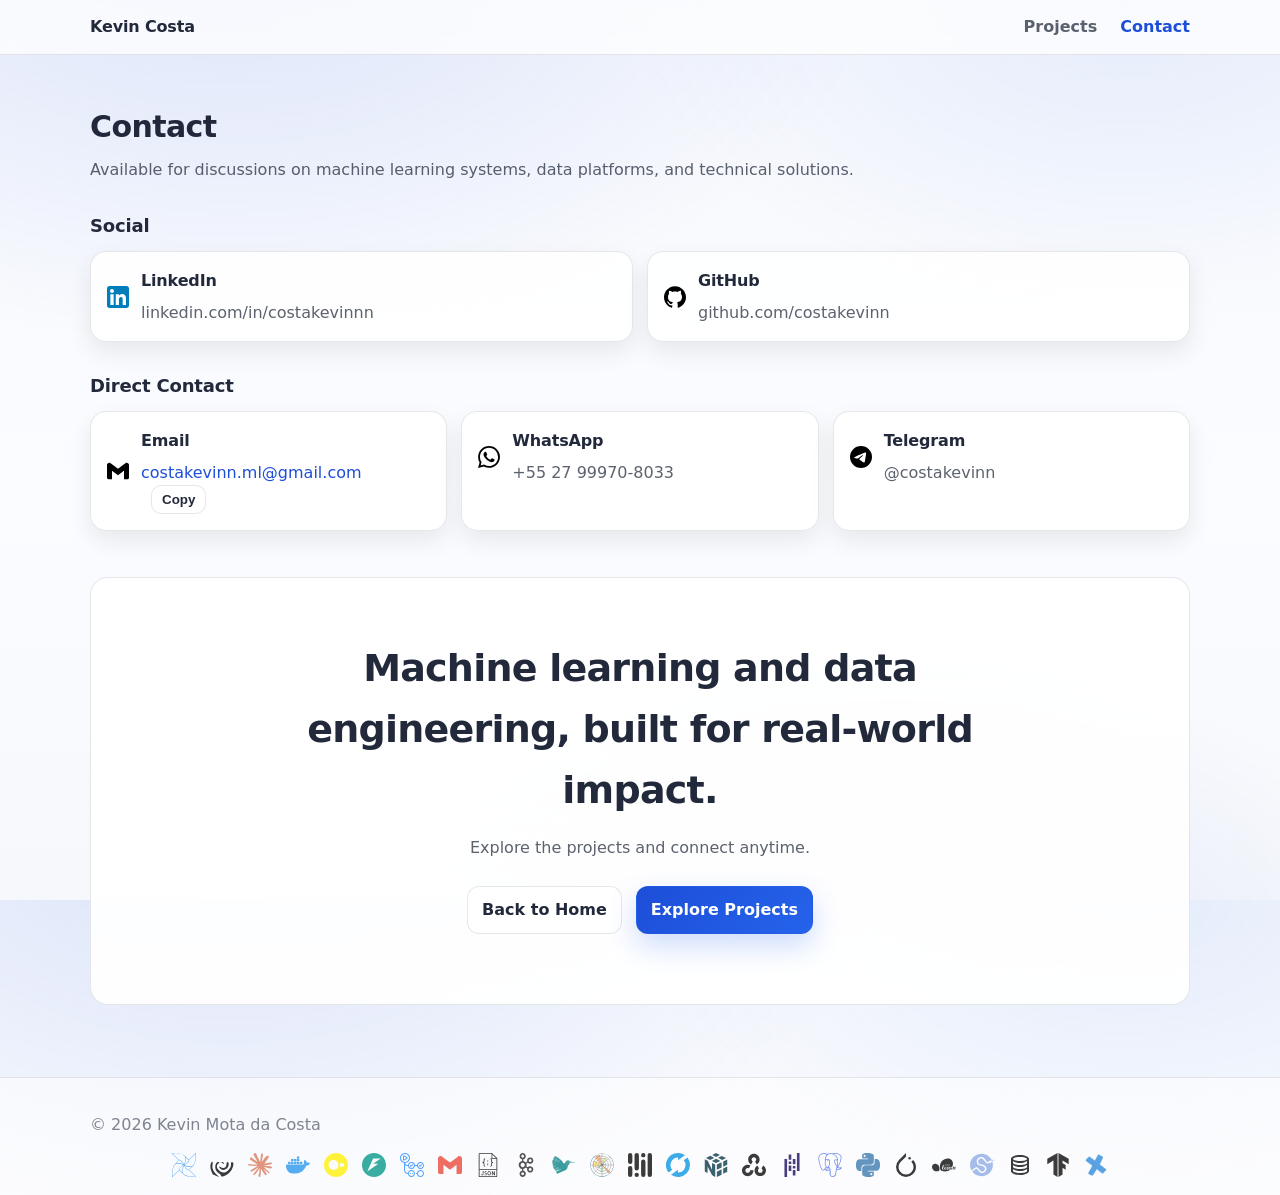
<file: pages/contact.html>
<!DOCTYPE html>
<html lang="en">
<head>
  <meta charset="UTF-8" />
  <meta name="viewport" content="width=device-width, initial-scale=1.0" />
  <meta name="description" content="Contact Kevin Mota da Costa — Machine Learning & Data Professional." />
  <title>Contact | Kevin Costa</title>

  <link rel="icon" type="image/png" href="/assets/img/favicon.png">
  <link rel="apple-touch-icon" href="/assets/img/favicon.png">


  <link rel="stylesheet" href="/config.css" />
  <link rel="stylesheet" href="/style.css" />
  <script src="/script.js" defer></script>
</head>
<body>

  <header class="navbar">
    <div class="nav-container">
      <a href="/" class="logo">Kevin Costa</a>

      <nav class="nav-links">
        <a href="/pages/projects.html">Projects</a>
        <a class="active" href="/pages/contact.html">Contact</a>
      </nav>
    </div>
  </header>

  <main class="container page">

    <div class="page-head">
      <h1 class="section-title">Contact</h1>
      <p class="section-subtitle">
        Available for discussions on machine learning systems, data platforms, and technical solutions.
      </p>
    </div>

    <!-- SOCIAL -->
    <section class="contact-section">
      <h2 class="section-subtitle-title">Social</h2>

      <div class="contact-grid">
        <a class="card card-link" href="https://www.linkedin.com/in/costakevinnn/" target="_blank" rel="noopener noreferrer">
          <div class="card-row">
            <img class="social-icon lg" src="/assets/icons/social/linkedin.svg" alt="LinkedIn">
            <div>
              <h3 class="card-title">LinkedIn</h3>
              <p class="card-text">linkedin.com/in/costakevinnn</p>
            </div>
          </div>
        </a>

        <a class="card card-link" href="https://github.com/costakevinn" target="_blank" rel="noopener noreferrer">
          <div class="card-row">
            <img class="social-icon lg" src="/assets/icons/social/github.svg" alt="GitHub">
            <div>
              <h3 class="card-title">GitHub</h3>
              <p class="card-text">github.com/costakevinn</p>
            </div>
          </div>
        </a>
      </div>
    </section>

    <!-- DIRECT CONTACT -->
    <section class="contact-section">
      <h2 class="section-subtitle-title">Direct Contact</h2>

      <div class="contact-grid">

        <div class="card">
          <div class="card-row">
            <img class="social-icon lg" src="/assets/icons/social/gmail.svg" alt="Email">
            <div>
              <h3 class="card-title">Email</h3>
              <p class="card-text">
                <a href="mailto:costakevinn.ml@gmail.com?subject=Professional%20Inquiry&body=Hello%20Kevin,%0A%0AI%20recently%20came%20across%20your%20portfolio%20and%20would%20appreciate%20the%20opportunity%20to%20connect%20regarding%20potential%20collaboration%20or%20professional%20opportunities.%0A%0ABest%20regards,">
  costakevinn.ml@gmail.com
</a>
                <button class="copy-inline" type="button" data-copy="costakevinn.ml@gmail.com" aria-label="Copy email to clipboard">Copy</button>
              </p>
            </div>
          </div>
        </div>

        <a class="card card-link"
   href="https://wa.me/5527999708033?text=Hi%20Kevin,%20I%20came%20across%20your%20portfolio%20and%20would%20like%20to%20reach%20out."
   target="_blank"
   rel="noopener noreferrer">
          <div class="card-row">
            <img class="social-icon lg" src="/assets/icons/social/whatsapp.svg" alt="WhatsApp">
            <div>
              <h3 class="card-title">WhatsApp</h3>
              <p class="card-text">+55 27 99970-8033</p>
            </div>
          </div>
        </a>

        <a class="card card-link"
   href="https://t.me/costakevinn?text=Hi%20Kevin,%20I%20came%20across%20your%20portfolio%20and%20would%20like%20to%20reach%20out."
   target="_blank"
   rel="noopener noreferrer">
          <div class="card-row">
            <img class="social-icon lg" src="/assets/icons/social/telegram.svg" alt="Telegram">
            <div>
              <h3 class="card-title">Telegram</h3>
              <p class="card-text">@costakevinn</p>
            </div>
          </div>
        </a>

      </div>
    </section>

    <!-- CTA -->
    <section class="closing-section closing-section--compact">
      <div class="closing-container">
        <h2 class="closing-title">Machine learning and data engineering, built for real-world impact.</h2>

        <p class="closing-text">
          Explore the projects and connect anytime.
        </p>

        <div class="closing-actions">
          <a href="/" class="btn btn-secondary">Back to Home</a>
          <a href="/pages/projects.html" class="btn btn-primary">Explore Projects</a>
        </div>
      </div>
    </section>

  </main>

  <footer class="footer">
    <div class="container">
      <p>© <span id="year"></span> Kevin Mota da Costa</p>
      <div id="global-tech-stack" class="footer-tech-stack" aria-label="Tech stack"></div>
    </div>
  </footer>

</body>
</html>
</file>
<file: config.css>
/* config.css
   Design tokens (colors, effects, shadows, radii)
*/

:root{
  /* Base */
  --bg: #f7f8fc;
  --bg-2: #fbfcff;
  --panel: #ffffff;

  /* Text */
  --text: rgba(15, 23, 42, 0.92);
  --muted: rgba(15, 23, 42, 0.68);
  --muted-2: rgba(15, 23, 42, 0.52);

  /* Brand */
  --brand: #1d4ed8;     /* blue-700 */
  --brand-2: #2563eb;   /* blue-600 */

  /* Borders */
  --border: rgba(15, 23, 42, 0.10);
  --border-strong: rgba(15, 23, 42, 0.16);
  --border-soft: rgba(15, 23, 42, 0.06);
  --tag-border: rgba(15, 23, 42, 0.12);
  --tech-border: rgba(15, 23, 42, 0.14);

  /* Surfaces (glass) */
  --surface-home: rgba(255, 255, 255, 0.60);
  --surface-navbar: rgba(255, 255, 255, 0.75);
  --surface-card: rgba(255, 255, 255, 0.86);
  --surface-pill: rgba(255, 255, 255, 0.88);
  --surface-pill-hover: rgba(255, 255, 255, 0.96);

  --surface-btn-secondary: rgba(255, 255, 255, 0.85);
  --surface-btn-secondary-hover: rgba(255, 255, 255, 0.95);

  --surface-btn-ghost: rgba(255, 255, 255, 0.75);
  --surface-btn-ghost-hover: rgba(255, 255, 255, 0.95);

  --surface-chip: rgba(255, 255, 255, 0.65);
  --surface-chip-hover: rgba(255, 255, 255, 0.92);

  --surface-tag: rgba(255, 255, 255, 0.70);
  --surface-tech-pill: rgba(255, 255, 255, 0.72);

  --surface-footer: rgba(255, 255, 255, 0.55);
  --surface-closing-a: rgba(255, 255, 255, 0.85);
  --surface-closing-b: rgba(255, 255, 255, 0.95);

  /* Brand-tinted surfaces */
  --surface-viewall-bg: rgba(37, 99, 235, 0.06);
  --surface-viewall-bg-hover: rgba(37, 99, 235, 0.10);
  --surface-viewall-border: rgba(37, 99, 235, 0.18);
  --surface-viewall-border-hover: rgba(37, 99, 235, 0.26);

  --chip-active-bg: rgba(37, 99, 235, 0.10);
  --chip-active-border: rgba(37, 99, 235, 0.22);

  /* Effects */
  --blur-6: blur(6px);
  --blur-10: blur(10px);

  /* Shadows */
  --shadow: 0 18px 50px rgba(2, 6, 23, 0.10);
  --shadow-soft: 0 10px 24px rgba(2, 6, 23, 0.08);
  --shadow-float: 0 12px 28px rgba(2, 6, 23, 0.10);

  /* Brand shadows */
  --shadow-brand: 0 12px 28px rgba(37, 99, 235, 0.22);
  --shadow-brand-hover: 0 16px 34px rgba(37, 99, 235, 0.28);
  --shadow-profile: 0 20px 50px rgba(37, 99, 235, 0.18);

  /* Rings */
  --ring: 0 0 0 4px rgba(37, 99, 235, 0.18);

  /* Gradients / background glows */
  --glow-1: rgba(37, 99, 235, 0.14);
  --glow-2: rgba(59, 130, 246, 0.10);
  --glow-3: rgba(29, 78, 216, 0.10);

  /* Buttons */
  --btn-primary-border: rgba(37, 99, 235, 0.35);

  /* Carousel arrows */
  --carousel-arrow-bg: rgba(255, 255, 255, 0.90);
  --carousel-arrow-bg-hover: rgba(255, 255, 255, 0.98);
  --carousel-arrow-text: rgba(15, 23, 42, 0.78);
  --carousel-arrow-border-hover: var(--brand);
  --carousel-arrow-color-hover: var(--brand);
  --carousel-arrow-ring-hover: 0 0 0 3px rgba(37, 99, 235, 0.15);

  /* Copy states */
  --copy-dot: rgba(15, 23, 42, 0.25);

  --success-border: rgba(22, 163, 74, 0.30);
  --success-bg: rgba(22, 163, 74, 0.08);
  --success-text: rgba(22, 163, 74, 0.95);
  --success-dot: rgba(22, 163, 74, 0.85);

  /* Misc */
  --tech-icon-opacity: 0.92;
  --tech-icon-opacity-hover: 1;

  --footer-tech-opacity: 0.9;
  --footer-tech-icon-opacity: 0.85;
  --footer-tech-icon-opacity-hover: 1;

  /* Radius */
  --radius-10: 10px;
  --radius-12: 12px;
  --radius-16: 16px;
  --radius-18: 18px;
  --radius-pill: 999px;

  /* Profile */
  --profile-border: rgba(37, 99, 235, 0.18);
}
</file>
<file: style.css>
/* style.css
   Layout + components (NO raw colors here)
*/

*{ box-sizing: border-box; }
html, body{ height: 100%; }

body{
  margin: 0;
  font-family: ui-sans-serif, system-ui, -apple-system, Segoe UI, Roboto, Helvetica, Arial;
  color: var(--text);
  line-height: 1.6;

  background:
    radial-gradient(1100px 700px at 18% -8%, var(--glow-1), transparent 60%),
    radial-gradient(900px 560px at 88% 0%, var(--glow-2), transparent 55%),
    radial-gradient(900px 560px at 70% 110%, var(--glow-3), transparent 60%),
    linear-gradient(180deg, var(--bg), var(--bg-2) 55%, var(--bg) 100%);
}

.home{
  max-width: 1200px;
  margin: 0 auto;
  background: var(--surface-home);
  backdrop-filter: var(--blur-6);
  border-left: 1px solid var(--border-soft);
  border-right: 1px solid var(--border-soft);
}

a{ color: var(--brand); text-decoration: none; }
a:hover{ color: var(--brand-2); }

.container{
  width: min(1100px, calc(100% - 40px));
  margin: 0 auto;
}

.page{ padding: 48px 0 72px; }

/* Navbar */
.navbar{
  position: sticky;
  top: 0;
  z-index: 50;
  background: var(--surface-navbar);
  backdrop-filter: var(--blur-10);
  border-bottom: 1px solid var(--border);
}

.nav-container{
  width: min(1100px, calc(100% - 40px));
  margin: 0 auto;
  display: flex;
  align-items: center;
  justify-content: space-between;
  padding: 14px 0;
}

.logo{
  font-weight: 750;
  letter-spacing: -0.01em;
  color: var(--text);
}

.logo.active{
  color: var(--brand);
}

.nav-links a{
  margin-left: 18px;
  color: var(--muted);
  font-weight: 650;
}
.nav-links a:hover{ color: var(--brand-2); }
.nav-links a.active{ color: var(--brand); }

/* Buttons */
.btn{
  display: inline-flex;
  align-items: center;
  justify-content: center;
  padding: 10px 14px;
  border-radius: var(--radius-12);
  border: 1px solid var(--border);
  font-weight: 700;
  transition: transform .12s ease, background .12s ease, border-color .12s ease, box-shadow .12s ease;
  cursor: pointer;
}

.btn:hover{ transform: translateY(-1px); }
.btn:focus{ outline: none; box-shadow: var(--ring); }

.btn-primary{
  background: linear-gradient(135deg, var(--brand), var(--brand-2));
  border-color: var(--btn-primary-border);
  color: var(--panel);
  box-shadow: var(--shadow-brand);
}
.btn-primary:hover{ box-shadow: var(--shadow-brand-hover); }

.btn-secondary{
  background: var(--surface-btn-secondary);
  color: var(--text);
}
.btn-secondary:hover{
  border-color: var(--border-strong);
  background: var(--surface-btn-secondary-hover);
}

.btn-ghost{
  background: var(--surface-btn-ghost);
  color: var(--text);
}
.btn-ghost:hover{
  background: var(--surface-btn-ghost-hover);
  border-color: var(--border-strong);
}

/* Page headers */
.page-head{ margin-bottom: 18px; }

.section-title{
  margin: 0 0 6px;
  font-size: 30px;
  letter-spacing: -0.02em;
}

.section-subtitle{
  margin: 0;
  color: var(--muted);
  max-width: 85ch;
}

/* Home hero */
.hero-profile{
  display: flex;
  align-items: center;
  justify-content: center;
  padding: 70px 0 30px;
}

.profile-container{
  display: flex;
  align-items: center;
  gap: 46px;
  flex-wrap: wrap;
  justify-content: center;
}

.profile-image-wrapper{
  width: 220px;
  height: 220px;
  border-radius: 50%;
  overflow: hidden;
  border: 4px solid var(--profile-border);
  box-shadow: var(--shadow-profile);
}

.profile-image{
  width: 100%;
  height: 100%;
  object-fit: cover;
}

.profile-info{ max-width: 520px; }

.profile-name{
  margin: 0;
  font-size: clamp(36px, 5vw, 52px);
  letter-spacing: -0.03em;
}

.profile-role{
  margin: 10px 0 4px;
  font-size: 18px;
  font-weight: 650;
  color: var(--muted);
}

.profile-location{
  margin: 0 0 16px;
  font-size: 15px;
  color: var(--muted-2);
}

/* Social pills */
.social-row{
  display: flex;
  gap: 10px;
  flex-wrap: wrap;
  margin-top: 14px;
}

.social-pill{
  display: inline-flex;
  align-items: center;
  gap: 8px;
  padding: 9px 12px;
  border-radius: var(--radius-pill);
  border: 1px solid var(--border);
  background: var(--surface-pill);
  color: var(--text);
  font-weight: 700;
  transition: transform .12s ease, border-color .12s ease, background .12s ease;
}

.social-pill:hover{
  transform: translateY(-1px);
  border-color: var(--border-strong);
  background: var(--surface-pill-hover);
}

.social-icon{
  width: 18px;
  height: 18px;
  display: inline-block;
}

.social-icon.lg{
  width: 22px;
  height: 22px;
}

/* Copy pill */
.copy-pill{ cursor: pointer; }

.copy-pill .copy-dot{
  width: 8px;
  height: 8px;
  border-radius: var(--radius-pill);
  background: var(--copy-dot);
}

.copy-pill.is-copied{
  border-color: var(--success-border);
  background: var(--success-bg);
}
.copy-pill.is-copied .copy-dot{ background: var(--success-dot); }

/* Home sections */
.home { padding-bottom: 24px; }

.home-section{ padding: 10px 0 72px; }

.home-section-head{
  display: flex;
  align-items: flex-end;
  justify-content: space-between;
  gap: 14px;
  margin-bottom: 16px;
}

.home-section-title{
  margin: 0 0 6px;
  font-size: 22px;
  letter-spacing: -0.02em;
}

.home-section-subtitle{
  margin: 0;
  color: var(--muted);
  max-width: 85ch;
}

.view-all{
  font-weight: 800;
  color: var(--brand);
  padding: 8px 10px;
  border-radius: var(--radius-10);
  border: 1px solid var(--surface-viewall-border);
  background: var(--surface-viewall-bg);
  transition: transform .12s ease, background .12s ease, border-color .12s ease;
}
.view-all:hover{
  transform: translateY(-1px);
  background: var(--surface-viewall-bg-hover);
  border-color: var(--surface-viewall-border-hover);
}

/* Carousel */
.carousel{ position: relative; }

.carousel-viewport{
  display: flex;
  gap: 16px;
  overflow-x: auto;
  overflow-y: hidden;
  scroll-snap-type: x mandatory;
  scroll-behavior: smooth;
  padding: 10px 72px 14px;
  scrollbar-width: none;
  position: relative;
  z-index: 1;
}
.carousel-viewport::-webkit-scrollbar{ display: none; }

.carousel-card{
  flex: 0 0 420px;
  scroll-snap-align: center;

  border: 1px solid var(--border);
  background: var(--surface-card);
  border-radius: var(--radius-16);
  overflow: hidden;
  box-shadow: var(--shadow-soft);
  transition: transform .14s ease, border-color .14s ease, box-shadow .14s ease;
}
.carousel-card:hover{
  transform: translateY(-2px);
  border-color: var(--border-strong);
  box-shadow: var(--shadow);
}

/* Carousel arrows */
.carousel-btn{
  position: absolute;
  top: 45%;
  transform: translateY(-50%);
  width: 42px;
  height: 42px;
  border-radius: var(--radius-pill);
  border: 1px solid var(--border);
  background: var(--carousel-arrow-bg);
  box-shadow: var(--shadow-float);
  cursor: pointer;
  font-size: 26px;
  line-height: 1;
  color: var(--carousel-arrow-text);
  display: grid;
  place-items: center;
  transition: transform .12s ease, border-color .12s ease, background .12s ease;
  z-index: 10;
}
.carousel-btn:hover{
  transform: translateY(-50%) scale(1.05);
  border-color: var(--carousel-arrow-border-hover);
  color: var(--carousel-arrow-color-hover);
  box-shadow: var(--shadow-float), var(--carousel-arrow-ring-hover);
}
.carousel-btn.left{ left: 10px; }
.carousel-btn.right{ right: 10px; }

.carousel-btn:disabled{
  opacity: 0.35;
  cursor: not-allowed;
  transform: translateY(-50%);
  box-shadow: none;
}

/* Projects grid page */
.projects-grid{
  display: grid;
  grid-template-columns: repeat(auto-fit, minmax(320px, 1fr));
  gap: 18px;
}

/* Projects card */
.project-card{
  border: 1px solid var(--border);
  background: var(--surface-card);
  border-radius: var(--radius-16);
  overflow: hidden;
  box-shadow: var(--shadow-soft);
  transition: transform .14s ease, border-color .14s ease, box-shadow .14s ease;
}
.project-card:hover{
  transform: translateY(-2px);
  border-color: var(--border-strong);
  box-shadow: var(--shadow);
}

.project-cover{
  display: block;
  border-bottom: 1px solid var(--border);
}

.project-cover-img{
  width: 100%;
  height: 170px;
  object-fit: cover;
  display: block;
}

.project-body{ padding: 14px 14px 16px; }

.project-head{
  display: flex;
  align-items: baseline;
  justify-content: space-between;
  gap: 10px;
}

.project-title{
  margin: 0;
  font-size: 18px;
  letter-spacing: -0.01em;
}

.tag{
  font-size: 12px;
  padding: 3px 8px;
  border-radius: var(--radius-pill);
  border: 1px solid var(--tag-border);
  color: var(--muted);
  background: var(--surface-tag);
}

.project-desc{
  margin: 10px 0 0;
  color: var(--muted);
  font-size: 14px;
}

.project-techs{
  display: flex;
  flex-wrap: wrap;
  gap: 10px;
  margin-top: 12px;
  align-items: center;
}


/* =========================
   Project skills (Projects page only)
========================= */

.project-skills{
  margin-top: 12px;
  padding-top: 10px;
  border-top: 1px solid var(--border);
}

.skills-label{
  font-size: 11px;
  letter-spacing: 0.08em;
  text-transform: uppercase;
  color: var(--muted-2);
  margin-bottom: 8px;
  font-weight: 800;
}

.skills-row{
  display: flex;
  flex-wrap: wrap;
  gap: 8px;
}

/* Skills MUST look different from tech pills/icons */
.skill-pill{
  font-size: 12px;
  padding: 6px 10px;
  border-radius: var(--radius-pill);
  border: 1px dashed var(--tech-border);
  background: var(--surface-chip);
  color: var(--muted); /* <- muda de text pra muted */
  font-weight: 700;   /* <- um pouco menos pesado */
}

.tech-icon{
  width: 22px;
  height: 22px;
  display: inline-block;
  opacity: var(--tech-icon-opacity);
  transition: opacity .12s ease, transform .12s ease;
}
.tech-icon:hover{
  opacity: var(--tech-icon-opacity-hover);
  transform: translateY(-1px);
}

.tech-pill{
  font-size: 12px;
  padding: 5px 9px;
  border-radius: var(--radius-pill);
  border: 1px solid var(--tech-border);
  color: var(--muted);
  background: var(--surface-tech-pill);
}

.project-actions{
  margin-top: 14px;
  display: flex;
  gap: 10px;
}

/* Filters */
.filters{
  display: flex;
  gap: 10px;
  flex-wrap: wrap;
  margin: 18px 0 22px;
}

.chip{
  padding: 8px 12px;
  border-radius: var(--radius-pill);
  border: 1px solid var(--border);
  background: var(--surface-chip);
  color: var(--muted);
  cursor: pointer;
  font-weight: 750;
  transition: transform .12s ease, background .12s ease, border-color .12s ease;
}
.chip:hover{
  transform: translateY(-1px);
  color: var(--text);
  border-color: var(--border-strong);
  background: var(--surface-chip-hover);
}
.chip.active{
  color: var(--brand);
  background: var(--chip-active-bg);
  border-color: var(--chip-active-border);
}

/* Contact */
.contact-section{ margin-top: 30px; }

.section-subtitle-title{
  margin: 14px 0 10px;
  font-size: 18px;
  color: var(--text);
  letter-spacing: -0.01em;
}

.contact-grid{
  display: grid;
  grid-template-columns: repeat(auto-fit, minmax(240px, 1fr));
  gap: 14px;
  margin-top: 10px;
}

.card{
  border: 1px solid var(--border);
  background: var(--surface-card);
  border-radius: var(--radius-16);
  padding: 16px;
  box-shadow: var(--shadow-soft);
}

.card-link{
  color: inherit;
  transition: transform .14s ease, border-color .14s ease, box-shadow .14s ease;
}
.card-link:hover{
  transform: translateY(-2px);
  border-color: var(--border-strong);
  box-shadow: var(--shadow);
}

.card-row{
  display: flex;
  align-items: center;
  gap: 12px;
}

.card-title{
  margin: 0 0 6px;
  font-size: 16px;
  letter-spacing: -0.01em;
}

.card-text{
  margin: 0;
  color: var(--muted);
}

/* Copy inline button */
.copy-inline{
  margin-left: 10px;
  border: 1px solid var(--border);
  background: var(--surface-btn-ghost);
  padding: 6px 10px;
  border-radius: var(--radius-10);
  font-weight: 750;
  cursor: pointer;
  color: var(--text);
  transition: transform .12s ease, background .12s ease, border-color .12s ease;
}
.copy-inline:hover{
  transform: translateY(-1px);
  background: var(--surface-btn-ghost-hover);
  border-color: var(--border-strong);
}
.copy-inline.is-copied{
  border-color: var(--success-border);
  background: var(--success-bg);
  color: var(--success-text);
}

/* Closing section */
.closing-section{
  padding: 90px 20px 110px;
  text-align: center;
  background: linear-gradient(180deg, var(--surface-closing-a) 0%, var(--surface-closing-b) 100%);
  border-top: 1px solid var(--border);
}

.closing-container{
  max-width: 800px;
  margin: 0 auto;
}

.closing-title{
  margin: 0 0 14px;
  font-size: clamp(28px, 4vw, 38px);
  letter-spacing: -0.02em;
}

.closing-text{
  margin: 0 0 26px;
  color: var(--muted);
  font-size: 16px;
  max-width: 65ch;
  margin-left: auto;
  margin-right: auto;
}

.closing-actions{
  display: flex;
  gap: 14px;
  justify-content: center;
  flex-wrap: wrap;
}

/* Compact closing for inner pages */
.closing-section--compact{
  margin-top: 46px;
  padding: 60px 20px 70px;
  border-radius: var(--radius-18);
  border: 1px solid var(--border);
}

/* Footer */
.footer{
  border-top: 1px solid var(--border);
  padding: 18px 0;
  color: var(--muted-2);
  background: var(--surface-footer);
}

/* Responsive */
@media (max-width: 900px){
  .carousel-card{ flex-basis: 360px; }
  .carousel-viewport{ padding-left: 52px; padding-right: 52px; }
}
@media (max-width: 768px){
  .profile-container{ flex-direction: column; text-align: center; }
  .profile-info{ text-align: center; }
}
@media (max-width: 520px){
  .carousel-card{ flex-basis: 300px; }
  .carousel-viewport{ padding-left: 42px; padding-right: 42px; }
}

/* =========================
   Footer global tech stack
========================= */
.footer-tech-stack{
  display: flex;
  justify-content: center;
  align-items: center;
  flex-wrap: wrap;
  gap: 14px;
  margin-top: 10px;
  opacity: var(--footer-tech-opacity);
}

.footer-tech-icon{
  width: 24px;
  height: 24px;
  display: inline-block;
  opacity: var(--footer-tech-icon-opacity);
  cursor: pointer;
  transition: transform .18s ease, opacity .18s ease;
}
.footer-tech-icon:hover{
  transform: scale(1.15);
  opacity: var(--footer-tech-icon-opacity-hover);
}

.footer-tech-icon img{
  width: 100%;
  height: 100%;
  display: block;
}

/* =========================
   Page transitions
========================= */
/* =========================
   Page transitions
========================= */
/* Page transitions */
body{
  opacity: 0;
  transition: opacity .03s linear;
}
body.is-enter{ opacity: 1; }
body.is-exit{ opacity: 0; }



/* =========================
   Mobile polish
========================= */

/* Better tap / scroll behavior */
html{
  -webkit-text-size-adjust: 100%;
  scroll-behavior: smooth;
}

a, button{
  -webkit-tap-highlight-color: transparent;
}

/* Prevent accidental horizontal overflow */
body{
  overflow-x: hidden;
}

/* Better focus for keyboard users (mobile + desktop) */
:focus-visible{
  outline: none;
  box-shadow: var(--ring);
  border-radius: var(--radius-10);
}

/* Carousel: nicer touch scrolling */
.carousel-viewport{
  -webkit-overflow-scrolling: touch;
  scroll-snap-stop: always;
  scroll-padding-left: 72px;
  scroll-padding-right: 72px;
}

/* =========================
   Responsive adjustments
========================= */

/* Tablet-ish */
@media (max-width: 900px){
  .page{ padding: 36px 0 56px; }

  .nav-container{
    padding: 12px 0;
  }

  .hero-profile{
    padding: 56px 0 22px;
  }
}

/* Mobile */
@media (max-width: 640px){
  .container{
    width: min(1100px, calc(100% - 28px));
  }

  .page{ padding: 28px 0 44px; }

  /* Navbar: compact but readable */
  .nav-container{
    padding: 10px 0;
    gap: 12px;
  }

  .logo{
    font-size: 15px;
  }

  .nav-links a{
    margin-left: 12px;
    font-weight: 700;
    padding: 10px 8px;      /* bigger tap area */
    border-radius: var(--radius-10);
  }

  /* Hero: tighter + centered */
  .hero-profile{
    padding: 46px 0 18px;
  }

  .profile-container{
    gap: 22px;
  }

  .profile-image-wrapper{
    width: 170px;
    height: 170px;
  }

  .profile-name{
    font-size: clamp(30px, 8vw, 40px);
  }

  .profile-role{
    font-size: 16px;
  }

  .profile-location{
    font-size: 14px;
  }

  /* Social pills: full-width feel, easier taps */
  .social-row{
    gap: 10px;
    justify-content: center;
  }

  .social-pill{
    padding: 10px 12px;
  }

  /* Sections */
  .home-section{
    padding: 6px 0 54px;
  }

  .home-section-head{
    align-items: flex-start;
    flex-direction: column;
    gap: 10px;
  }

  .view-all{
    align-self: flex-start;
  }

  /* Carousel: more “mobile-first” */
  .carousel-viewport{
    padding: 10px 18px 14px; /* less side padding */
    scroll-padding-left: 18px;
    scroll-padding-right: 18px;
  }

  .carousel-card{
    flex-basis: 86%;
    scroll-snap-align: start; /* feels better on mobile */
  }

  /* Hide arrows on mobile (swipe is enough) */
  .carousel-btn{
    display: none;
  }

  /* Projects grid: one column */
  .projects-grid{
    grid-template-columns: 1fr;
  }

  .project-cover-img{
    height: 160px;
  }

  /* Buttons: better tap size */
  .btn{
    padding: 12px 14px;
  }

  /* Closing: tighter */
  .closing-section{
    padding: 60px 16px 72px;
  }
}

/* Small phones */
@media (max-width: 380px){
  .profile-image-wrapper{
    width: 150px;
    height: 150px;
  }

  .carousel-card{
    flex-basis: 92%;
  }
}

/* Respect reduced motion */
@media (prefers-reduced-motion: reduce){
  *{
    scroll-behavior: auto !important;
  }
  body{
    transition: none !important;
  }
}


.edu-link{
  display: inline-flex;
  align-items: center;
  gap: 8px;
  color: var(--muted);
  font-weight: 650;
  text-decoration: none;
  transition: opacity .15s ease;
}

.edu-link:hover{
  opacity: 0.85;
}

.edu-logo{
  width: 22px;
  height: 22px;
  object-fit: contain;
  opacity: 0.8;
  filter: grayscale(100%);
  transition: transform .15s ease, opacity .15s ease, filter .15s ease;
}

.edu-link:hover .edu-logo{
  transform: translateY(-1px);
  opacity: 1;
  filter: grayscale(0%);
}
</file>
